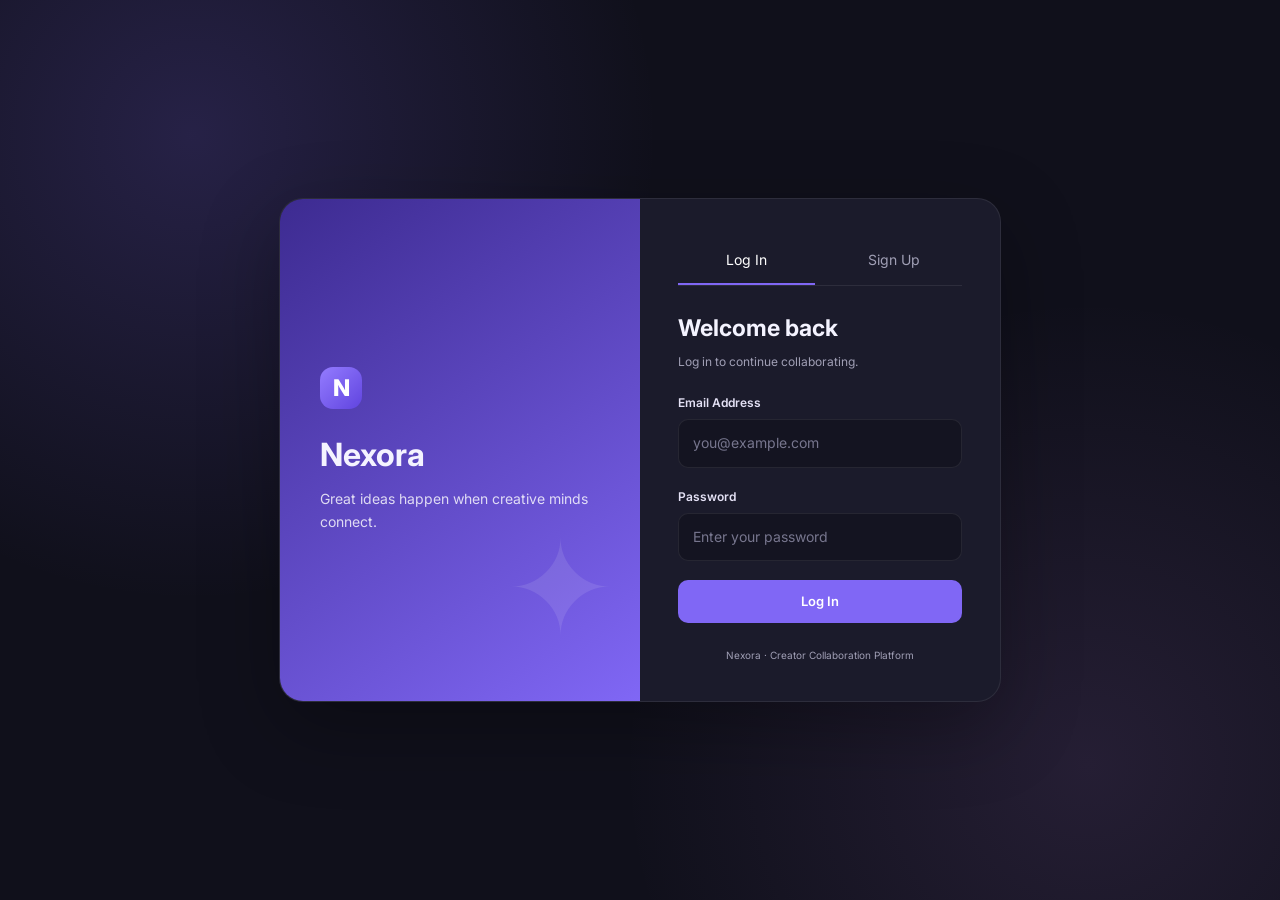
<file: Nexora_combined/index.html>
<!DOCTYPE html>
<html lang="en">
<head>
    <meta charset="UTF-8">
    <meta name="viewport" content="width=device-width, initial-scale=1.0">
    <meta name="theme-color" content="#10101b">
    <title>Nexora | Creator Collaboration Platform</title>
    <link rel="stylesheet" href="style.css">
</head>
<body class="auth-page" data-page="auth">
    <div id="authView">
        <main class="auth-container">
            <section class="auth-brand">
                <div class="brand-icon">N</div>
                <h1>Nexora</h1>
                <p>Great ideas happen when creative minds connect.</p>
                <div class="auth-decoration">✦</div>
            </section>
            <section class="auth-card">
                <div class="auth-tabs">
                    <button class="auth-tab active" id="showLogin" type="button">Log In</button>
                    <button class="auth-tab" id="showSignup" type="button">Sign Up</button>
                </div>
                <form id="loginForm">
                    <h2>Welcome back</h2>
                    <p>Log in to continue collaborating.</p>
                    <div class="form-group">
                        <label for="loginEmail">Email Address</label>
                        <input id="loginEmail" placeholder="you@example.com" required type="email">
                    </div>
                    <div class="form-group">
                        <label for="loginPassword">Password</label>
                        <input id="loginPassword" placeholder="Enter your password" required type="password">
                    </div>
                    <button class="btn btn-primary btn-full" type="submit">Log In</button>
                    <p aria-live="polite" class="auth-message" id="loginMessage"></p>
                </form>
                <form hidden id="signupForm">
                    <h2>Create your account</h2>
                    <p>Join creators and build something amazing.</p>
                    <div class="form-group">
                        <label for="signupName">Full Name</label>
                        <input id="signupName" maxlength="60" placeholder="Your name" required type="text">
                    </div>
                    <div class="form-group">
                        <label for="signupEmail">Email Address</label>
                        <input id="signupEmail" placeholder="you@example.com" required type="email">
                    </div>
                    <div class="form-group">
                        <label for="signupPassword">Password</label>
                        <input id="signupPassword" minlength="6" placeholder="At least 6 characters" required type="password">
                    </div>
                    <button class="btn btn-primary btn-full" type="submit">Create Account</button>
                    <p aria-live="polite" class="auth-message" id="signupMessage"></p>
                </form>
                <p class="auth-note">Nexora · Creator Collaboration Platform</p>
            </section>
        </main>
    </div>

    <div id="appView" hidden>
        <div id="app-shell">
            <aside class="sidebar" id="sidebar"></aside>
            <div class="sidebar-overlay" id="sidebarOverlay"></div>
            <main class="main-content">
                <header class="topbar" id="topbar"></header>
                <div id="spaPages">

                    <!-- DASHBOARD -->
                    <section class="spa-view" data-view="dashboard">
                        <section class="page-content">
                            <div class="page-heading">
                                <div>
                                    <p class="eyebrow">WORKSPACE OVERVIEW</p>
                                    <h1>Dashboard</h1>
                                    <p>Welcome back! Here's what's happening in your workspace.</p>
                                </div>
                                <a class="btn btn-primary" href="#post-project">+ Create Project</a>
                            </div>
                            <div class="stats-grid">
                                <article class="stat-card">
                                    <span class="stat-icon">📁</span>
                                    <p>Total Projects</p>
                                    <h2 id="totalProjects">0</h2>
                                    <small>Your posted projects</small>
                                </article>
                                <article class="stat-card">
                                    <span class="stat-icon">🤝</span>
                                    <p>Collaborations</p>
                                    <h2 id="totalCollaborations">0</h2>
                                    <small>Your active collaborations</small>
                                </article>
                                <article class="stat-card">
                                    <span class="stat-icon">✉️</span>
                                    <p>Messages</p>
                                    <h2 id="totalMessages">0</h2>
                                    <small>Your conversations</small>
                                </article>
                                <article class="stat-card">
                                    <span class="stat-icon">🔔</span>
                                    <p>Notifications</p>
                                    <h2 id="totalNotifications">0</h2>
                                    <small>Updates for you</small>
                                </article>
                            </div>
                            <div class="dashboard-grid">
                                <section class="panel">
                                    <div class="panel-header">
                                        <h2>Recent Activity</h2>
                                        <a href="#notifications">View all</a>
                                    </div>
                                    <div class="activity-list" id="recentActivity">
                                        <p class="empty-state">Your recent activity will appear here.</p>
                                    </div>
                                </section>
                                <section class="panel">
                                    <div class="panel-header">
                                        <h2>Quick Actions</h2>
                                    </div>
                                    <div class="quick-actions">
                                        <a href="#post-project">＋ Post a Project</a>
                                        <a href="#creators">⌕ Discover Creators</a>
                                        <a href="#messages">✉ Open Messages</a>
                                        <a href="#profile">◉ View My Profile</a>
                                    </div>
                                </section>
                            </div>
                        </section>
                    </section>

                    <!-- DISCOVER CREATORS -->
                    <section class="spa-view" data-view="creators" hidden>
                        <section class="page-content">
                            <div class="page-heading">
                                <div>
                                    <p class="eyebrow">BUILD YOUR NETWORK</p>
                                    <h1>Discover Creators</h1>
                                    <p>Find talented people and build your next team.</p>
                                </div>
                            </div>
                            <section class="panel">
                                <div class="search-filter-row">
                                    <input id="creatorSearch" placeholder="Search by name or skill..." type="search">
                                    <select id="creatorSkillFilter">
                                        <option value="">All Skills</option>
                                        <option value="Web Development">Web Development</option>
                                        <option value="UI/UX Design">UI/UX Design</option>
                                        <option value="Graphic Design">Graphic Design</option>
                                        <option value="Video Editing">Video Editing</option>
                                        <option value="Content Writing">Content Writing</option>
                                        <option value="Marketing">Marketing</option>
                                        <option value="Data Science">Data Science</option>
                                    </select>
                                </div>
                            </section>
                            <div class="creator-grid" id="creatorGrid">
                                <p class="empty-state">Creators will appear here.</p>
                            </div>
                        </section>
                    </section>

                    <!-- EXPLORE PROJECTS -->
                    <section class="spa-view" data-view="projects" hidden>
                        <section class="page-content">
                            <div class="page-heading">
                                <div>
                                    <p class="eyebrow">FIND YOUR NEXT OPPORTUNITY</p>
                                    <h1>Explore Projects</h1>
                                    <p>Discover projects and collaborate with creators.</p>
                                </div>
                                <a class="btn btn-primary" href="#post-project">+ Post Project</a>
                            </div>
                            <section class="panel">
                                <div class="search-filter-row">
                                    <input id="projectSearch" placeholder="Search projects..." type="search">
                                    <select id="projectCategoryFilter">
                                        <option value="">All Categories</option>
                                        <option value="Technology">Technology</option>
                                        <option value="Design">Design</option>
                                        <option value="Content">Content</option>
                                        <option value="Business">Business</option>
                                        <option value="Education">Education</option>
                                        <option value="Other">Other</option>
                                    </select>
                                </div>
                            </section>
                            <div class="project-grid" id="projectGrid">
                                <p class="empty-state">Projects will appear here.</p>
                            </div>
                        </section>
                    </section>
                                        <!-- POST A PROJECT -->
                    <section class="spa-view" data-view="post-project" hidden>
                        <section class="page-content">
                            <div class="page-heading">
                                <div>
                                    <p class="eyebrow">START SOMETHING GREAT</p>
                                    <h1>Post a Project</h1>
                                    <p>Share your idea and find the right collaborators.</p>
                                </div>
                            </div>

                            <section class="panel form-panel">
                                <form id="postProjectForm">
                                    <div class="form-group">
                                        <label for="projectTitle">Project Title</label>
                                        <input id="projectTitle" maxlength="80" placeholder="e.g. AI-powered learning platform" required type="text">
                                    </div>

                                    <div class="form-group">
                                        <label for="projectDescription">Project Description</label>
                                        <textarea id="projectDescription" maxlength="1500" placeholder="Describe your idea, goals and what you want to build..." required rows="5"></textarea>
                                    </div>

                                    <div class="form-row">
                                        <div class="form-group">
                                            <label for="projectCategory">Category</label>
                                            <select id="projectCategory" required>
                                                <option value="">Select category</option>
                                                <option>Technology</option>
                                                <option>Design</option>
                                                <option>Content</option>
                                                <option>Business</option>
                                                <option>Education</option>
                                                <option>Other</option>
                                            </select>
                                        </div>

                                        <div class="form-group">
                                            <label for="projectTeamSize">Team Size</label>
                                            <input id="projectTeamSize" max="50" min="1" required type="number" value="2">
                                        </div>
                                    </div>

                                    <div class="form-group">
                                        <label for="projectSkills">Required Skills</label>
                                        <input id="projectSkills" placeholder="HTML, CSS, JavaScript, UI Design" required type="text">
                                        <small>Separate skills with commas.</small>
                                    </div>

                                    <div class="form-group">
                                        <label for="projectDeadline">Expected Deadline</label>
                                        <input id="projectDeadline" type="date">
                                    </div>

                                    <button class="btn btn-primary" type="submit">Publish Project</button>
                                </form>
                            </section>
                        </section>
                    </section>

                    <!-- MY PROJECTS -->
                    <section class="spa-view" data-view="my-projects" hidden>
                        <section class="page-content">
                            <div class="page-heading">
                                <div>
                                    <p class="eyebrow">YOUR WORKSPACE</p>
                                    <h1>My Projects</h1>
                                    <p>Manage your projects and track their progress.</p>
                                </div>
                                <a class="btn btn-primary" href="#post-project">+ New Project</a>
                            </div>

                            <div class="stats-grid">
                                <article class="stat-card">
                                    <p>Total Posted</p>
                                    <h2 id="myProjectCount">0</h2>
                                </article>
                                <article class="stat-card">
                                    <p>Open Projects</p>
                                    <h2 id="openProjectCount">0</h2>
                                </article>
                                <article class="stat-card">
                                    <p>Join Requests</p>
                                    <h2 id="projectRequestCount">0</h2>
                                </article>
                            </div>

                            <section class="panel">
                                <div class="panel-header">
                                    <h2>My Project Listings</h2>
                                </div>
                                <div class="project-grid" id="myProjectsList">
                                    <p class="empty-state">Your posted projects will appear here.</p>
                                </div>
                            </section>
                        </section>
                    </section>

                    <!-- COLLABORATIONS -->
                    <section class="spa-view" data-view="collaborations" hidden>
                        <section class="page-content">
                            <div class="page-heading">
                                <div>
                                    <p class="eyebrow">YOUR CREATIVE NETWORK</p>
                                    <h1>Collaborations</h1>
                                    <p>Build your network, manage invitations and grow together.</p>
                                </div>
                            </div>

                            <div class="collab-overview">
                                <div class="collab-overview-card">
                                    <div class="collab-overview-icon">📥</div>
                                    <div>
                                        <span>Incoming Requests</span>
                                        <h2 id="incomingCount">0</h2>
                                    </div>
                                </div>

                                <div class="collab-overview-card">
                                    <div class="collab-overview-icon">📤</div>
                                    <div>
                                        <span>Sent Requests</span>
                                        <h2 id="sentCount">0</h2>
                                    </div>
                                </div>

                                <div class="collab-overview-card">
                                    <div class="collab-overview-icon">🤝</div>
                                    <div>
                                        <span>Active Teams</span>
                                        <h2 id="activeCount">0</h2>
                                    </div>
                                </div>
                            </div>

                            <section class="panel collab-panel">
                                <div class="panel-header">
                                    <div>
                                        <p class="eyebrow">PEOPLE WANT TO WORK WITH YOU</p>
                                        <h2>Incoming Requests</h2>
                                    </div>
                                    <span class="collab-section-icon">📥</span>
                                </div>
                                <div id="incomingRequests">
                                    <p class="empty-state">Incoming collaboration requests will appear here.</p>
                                </div>
                            </section>

                            <section class="panel collab-panel">
                                <div class="panel-header">
                                    <div>
                                        <p class="eyebrow">YOUR OUTGOING INVITATIONS</p>
                                        <h2>Sent Requests</h2>
                                    </div>
                                    <span class="collab-section-icon">📤</span>
                                </div>
                                <div id="sentRequests">
                                    <p class="empty-state">Requests you send will appear here.</p>
                                </div>
                            </section>

                            <section class="panel collab-panel">
                                <div class="panel-header">
                                    <div>
                                        <p class="eyebrow">LET'S BUILD SOMETHING</p>
                                        <h2>Active Collaborations</h2>
                                    </div>
                                    <span class="collab-section-icon">🤝</span>
                                </div>
                                <div id="activeCollaborations">
                                    <p class="empty-state">Your accepted collaborations will appear here.</p>
                                </div>
                            </section>
                        </section>
                    </section>

                    <!-- MESSAGES -->
                    <section class="spa-view" data-view="messages" hidden>
                        <section class="page-content">
                            <div class="page-heading">
                                <div>
                                    <p class="eyebrow">STAY CONNECTED</p>
                                    <h1>Messages</h1>
                                    <p>Communicate with your collaborators.</p>
                                </div>
                            </div>

                            <section class="panel messages-panel">
                                <div class="conversation-list">
                                    <div class="panel-header">
                                        <h2>Conversations</h2>
                                    </div>
                                    <input id="conversationSearch" placeholder="Search conversations..." type="search">
                                    <div id="conversationList">
                                        <p class="empty-state">Your conversations will appear here.</p>
                                    </div>
                                </div>

                                <div class="chat-area">
                                    <div class="chat-header" id="chatHeader">
                                        <h2>Select a conversation</h2>
                                    </div>
                                    <div class="chat-messages" id="chatMessages">
                                        <p class="empty-state">Choose a conversation to view messages.</p>
                                    </div>
                                    <form class="message-form" id="messageForm">
                                        <input autocomplete="off" disabled id="messageInput" placeholder="Write a message..." type="text">
                                        <button class="btn btn-primary" disabled id="sendMessageButton" type="submit">Send</button>
                                    </form>
                                </div>
                            </section>
                        </section>
                    </section>

                    <!-- NOTIFICATIONS -->
                    <section class="spa-view" data-view="notifications" hidden>
                        <section class="page-content">
                            <div class="page-heading">
                                <div>
                                    <p class="eyebrow">WHAT'S NEW</p>
                                    <h1>Notifications</h1>
                                    <p>Stay updated with your latest activities.</p>
                                </div>
                                <button class="btn btn-secondary" id="markAllRead">Mark All as Read</button>
                            </div>

                            <section class="panel">
                                <div class="panel-header">
                                    <h2>All Notifications</h2>
                                    <span id="unreadCount">0 unread</span>
                                </div>
                                <div id="notificationList">
                                    <p class="empty-state">You're all caught up!</p>
                                </div>
                            </section>
                        </section>
                    </section>

                    <!-- MY PROFILE -->
                    <section class="spa-view" data-view="profile" hidden>
                        <section class="page-content">
                            <div class="page-heading">
                                <div>
                                    <p class="eyebrow">YOUR CREATOR IDENTITY</p>
                                    <h1>My Profile</h1>
                                    <p>Showcase your skills, experience and portfolio.</p>
                                </div>
                                <a class="btn btn-primary" href="#edit-profile">Edit Profile</a>
                            </div>

                            <section class="panel profile-panel">
                                <div class="profile-cover"></div>
                                <div class="profile-main">
                                    <div class="profile-avatar" id="profileAvatar">SG</div>
                                    <div>
                                        <h2 id="profileName">Your Name</h2>
                                        <p id="profileHeadline">Creator on CollabSpace</p>
                                        <p id="profileLocation">Location not added</p>
                                    </div>
                                </div>

                                <div class="profile-details">
                                    <div>
                                        <h3>About Me</h3>
                                        <p id="profileAbout">Add an introduction to tell other creators about yourself.</p>
                                    </div>
                                    <div>
                                        <h3>Skills</h3>
                                        <div class="tag-list" id="profileSkills">
                                            <span class="tag">No skills added</span>
                                        </div>
                                    </div>
                                    <div>
                                        <h3>Portfolio</h3>
                                        <a href="#" id="profilePortfolio" rel="noopener noreferrer" target="_blank">No portfolio link added</a>
                                    </div>
                                    <div>
                                        <h3>Reputation</h3>
                                        <p id="profileRating">No ratings yet</p>
                                    </div>
                                </div>
                            </section>
                        </section>
                    </section>
                                        <!-- EDIT PROFILE -->
                    <section class="spa-view" data-view="edit-profile" hidden>
                        <section class="page-content">
                            <div class="page-heading">
                                <div>
                                    <p class="eyebrow">PERSONALISE YOUR PRESENCE</p>
                                    <h1>Edit Profile</h1>
                                    <p>Keep your creator profile up to date.</p>
                                </div>
                            </div>

                            <section class="panel form-panel">
                                <form id="editProfileForm">
                                    <div class="form-group">
                                        <label for="editName">Full Name</label>
                                        <input id="editName" maxlength="60" required type="text">
                                    </div>

                                    <div class="form-group">
                                        <label for="editHeadline">Professional Headline</label>
                                        <input id="editHeadline" maxlength="100" placeholder="e.g. Frontend Developer and UI Designer" type="text">
                                    </div>

                                    <div class="form-group">
                                        <label for="editLocation">Location</label>
                                        <input id="editLocation" maxlength="100" placeholder="City, Country" type="text">
                                    </div>

                                    <div class="form-group">
                                        <label for="editAbout">About Me</label>
                                        <textarea id="editAbout" maxlength="500" placeholder="Tell people about yourself..." rows="5"></textarea>
                                    </div>

                                    <div class="form-group">
                                        <label for="editSkills">Skills</label>
                                        <input id="editSkills" placeholder="HTML, CSS, JavaScript" type="text">
                                        <small>Separate skills with commas.</small>
                                    </div>

                                    <div class="form-group">
                                        <label for="editPortfolio">Portfolio URL</label>
                                        <input id="editPortfolio" placeholder="https://example.com" type="url">
                                    </div>

                                    <div class="form-group">
                                        <label for="editAvailability">Availability</label>
                                        <select id="editAvailability">
                                            <option value="Available">Available for collaboration</option>
                                            <option value="Busy">Currently busy</option>
                                            <option value="Unavailable">Not available</option>
                                        </select>
                                    </div>

                                    <button class="btn btn-primary" type="submit">Save Changes</button>
                                </form>
                            </section>
                        </section>
                    </section>

                    <!-- SETTINGS -->
                    <section class="spa-view" data-view="settings" hidden>
                        <section class="page-content">
                            <div class="page-heading">
                                <div>
                                    <p class="eyebrow">CONTROL YOUR EXPERIENCE</p>
                                    <h1>Settings</h1>
                                    <p>Manage your account and preferences.</p>
                                </div>
                            </div>

                            <section class="panel">
                                <h2>Account Preferences</h2>

                                <div class="setting-row">
                                    <div>
                                        <h3>Dark Theme</h3>
                                        <p>Use the dark appearance across Nexora.</p>
                                    </div>
                                    <label class="switch">
                                        <input checked id="darkThemeToggle" type="checkbox">
                                        <span class="switch-slider"></span>
                                    </label>
                                </div>

                                <div class="setting-row">
                                    <div>
                                        <h3>Email Notifications</h3>
                                        <p>Prototype preference for account updates.</p>
                                    </div>
                                    <label class="switch">
                                        <input checked id="emailNotificationsToggle" type="checkbox">
                                        <span class="switch-slider"></span>
                                    </label>
                                </div>

                                <div class="setting-row">
                                    <div>
                                        <h3>Message Notifications</h3>
                                        <p>Show updates about new messages.</p>
                                    </div>
                                    <label class="switch">
                                        <input checked id="messageNotificationsToggle" type="checkbox">
                                        <span class="switch-slider"></span>
                                    </label>
                                </div>

                                <button class="btn btn-primary" id="saveSettings" type="button">Save Preferences</button>
                            </section>

                            <section class="panel danger-panel">
                                <h2>Account Actions</h2>
                                <p>Sign out of your current Nexora account.</p>
                                <button class="btn btn-danger" id="logoutButton" type="button">Log Out</button>
                            </section>
                        </section>
                    </section>

                    <!-- MODERATION -->
                    <section class="spa-view" data-view="moderation" hidden>
                        <section class="page-content">
                            <div class="page-heading">
                                <div>
                                    <p class="eyebrow">COMMUNITY SAFETY</p>
                                    <h1>Moderation Centre</h1>
                                    <p>Review reports and maintain a respectful community.</p>
                                </div>
                            </div>

                            <div class="stats-grid">
                                <article class="stat-card">
                                    <p>Total Reports</p>
                                    <h2 id="totalReports">0</h2>
                                </article>

                                <article class="stat-card">
                                    <p>Pending Reports</p>
                                    <h2 id="pendingReports">0</h2>
                                </article>

                                <article class="stat-card">
                                    <p>Resolved Reports</p>
                                    <h2 id="resolvedReports">0</h2>
                                </article>
                            </div>

                            <section class="panel">
                                <div class="panel-header">
                                    <h2>Community Reports</h2>
                                </div>
                                <div id="moderationReports">
                                    <p class="empty-state">No reports to review.</p>
                                </div>
                            </section>
                        </section>
                    </section>

                </div>
            </main>
        </div>
    </div>

    <script src="app.js"></script>
</body>
</html>
</file>
<file: Nexora_combined/style.css>
@import url('https://fonts.googleapis.com/css2?family=Inter:wght@400;500;600;700;800&display=swap');

/* ========================================
   1. GLOBAL SETTINGS
======================================== */

:root {
    --bg: #10101b;
    --sidebar-bg: #171725;
    --card-bg: #1b1b2b;
    --card-hover: #222238;
    --input-bg: #141421;

    --primary: #8067f5;
    --primary-hover: #6c52e8;
    --primary-soft: rgba(128, 103, 245, 0.15);

    --text: #f4f3ff;
    --muted: #a09fb5;
    --border: rgba(255, 255, 255, 0.08);

    --success: #31c48d;
    --warning: #f5b942;
    --danger: #f06475;

    --sidebar-width: 260px;
    --sidebar-collapsed: 82px;

    --radius: 16px;
    --transition: 0.25s ease;
}

* {
    margin: 0;
    padding: 0;
    box-sizing: border-box;
}

html {
    scroll-behavior: smooth;
}

body {
    background: var(--bg);
    color: var(--text);
    font-family: 'Inter', Arial, sans-serif;
    font-size: 14px;
    line-height: 1.6;
    min-height: 100vh;
}

button,
input,
textarea,
select {
    font: inherit;
}

button,
a {
    -webkit-tap-highlight-color: transparent;
}

button {
    cursor: pointer;
}

a {
    color: inherit;
    text-decoration: none;
}

img {
    max-width: 100%;
    display: block;
}

[hidden] {
    display: none !important;
}

/* ========================================
   2. MAIN APPLICATION LAYOUT
======================================== */

.app-layout,
#app-shell {
    min-height: 100vh;
}

.sidebar {
    position: fixed;
    top: 0;
    left: 0;
    width: var(--sidebar-width);
    height: 100vh;
    background: var(--sidebar-bg);
    border-right: 1px solid var(--border);
    display: flex;
    flex-direction: column;
    z-index: 100;
    transition: width var(--transition), transform var(--transition);
    overflow-x: hidden;
    overflow-y: auto;
}

.main-content {
    min-height: 100vh;
    margin-left: var(--sidebar-width);
    transition: margin-left var(--transition);
}

.sidebar.collapsed {
    width: var(--sidebar-collapsed);
}

.sidebar.collapsed ~ .main-content {
    margin-left: var(--sidebar-collapsed);
}

/* ========================================
   3. SIDEBAR BRAND
======================================== */

.sidebar-brand {
    min-height: 82px;
    padding: 18px;
    display: flex;
    align-items: center;
    gap: 12px;
    border-bottom: 1px solid var(--border);
}

.brand-icon {
    width: 42px;
    height: 42px;
    flex-shrink: 0;
    display: grid;
    place-items: center;
    background: linear-gradient(135deg, #947cff, #6044df);
    color: white;
    border-radius: 13px;
    font-size: 23px;
    font-weight: 800;
}

.brand-name {
    font-size: 19px;
    font-weight: 800;
    white-space: nowrap;
    flex: 1;
}

.desktop-collapse {
    border: none;
    color: var(--muted);
    background: transparent;
    font-size: 20px;
    padding: 5px;
    border-radius: 8px;
}

.desktop-collapse:hover {
    color: white;
    background: var(--card-hover);
}

/* ========================================
   4. SIDEBAR NAVIGATION
======================================== */

.sidebar-nav {
    padding: 18px 12px;
    flex: 1;
}

.menu-heading {
    color: #77768e;
    font-size: 10px;
    font-weight: 700;
    letter-spacing: 1.5px;
    padding: 15px 12px 8px;
    text-transform: uppercase;
    white-space: nowrap;
}

.nav-link {
    position: relative;
    display: flex;
    align-items: center;
    gap: 14px;
    min-height: 46px;
    padding: 10px 13px;
    margin: 4px 0;
    color: var(--muted);
    border-radius: 11px;
    transition: var(--transition);
    white-space: nowrap;
}

.nav-link:hover {
    background: var(--card-hover);
    color: white;
}

.nav-link.active {
    background: var(--primary-soft);
    color: #b7aaff;
    font-weight: 600;
}

.nav-link.active::before {
    content: "";
    position: absolute;
    left: 0;
    top: 9px;
    bottom: 9px;
    width: 3px;
    border-radius: 5px;
    background: var(--primary);
}

.nav-icon {
    width: 24px;
    min-width: 24px;
    text-align: center;
    font-size: 18px;
}

.nav-label {
    overflow: hidden;
    text-overflow: ellipsis;
}

.nav-badge {
    margin-left: auto;
    background: var(--primary);
    color: white;
    padding: 2px 7px;
    border-radius: 20px;
    font-size: 10px;
}

/* ========================================
   5. SIDEBAR COLLAPSED STATE
======================================== */

.sidebar.collapsed .sidebar-brand {
    padding: 18px;
    justify-content: center;
}

.sidebar.collapsed .brand-name,
.sidebar.collapsed .menu-heading,
.sidebar.collapsed .nav-label,
.sidebar.collapsed .nav-badge,
.sidebar.collapsed .user-details {
    display: none;
}

.sidebar.collapsed .desktop-collapse {
    position: absolute;
    right: 5px;
    top: 5px;
    font-size: 12px;
}

.sidebar.collapsed .sidebar-brand {
    padding-top: 25px;
}

.sidebar.collapsed .nav-link {
    justify-content: center;
    padding: 10px 0;
}

.sidebar.collapsed .nav-icon {
    font-size: 20px;
}

/* ========================================
   6. SIDEBAR USER PROFILE
======================================== */

.sidebar-user {
    padding: 16px;
    border-top: 1px solid var(--border);
    display: flex;
    align-items: center;
    gap: 11px;
    min-width: 0;
}

.user-avatar,
.profile-avatar,
.topbar-avatar {
    width: 39px;
    height: 39px;
    border-radius: 50%;
    display: grid;
    place-items: center;
    background: linear-gradient(135deg, #947cff, #6044df);
    color: white;
    font-weight: 700;
    flex-shrink: 0;
}

.user-details {
    min-width: 0;
}

.user-details strong {
    display: block;
    font-size: 12px;
}

.user-details span {
    display: block;
    color: var(--muted);
    font-size: 11px;
}

/* ========================================
   7. TOP NAVIGATION
======================================== */

.topbar {
    min-height: 76px;
    padding: 15px 35px;
    display: flex;
    align-items: center;
    justify-content: space-between;
    gap: 20px;
    background: rgba(16, 16, 27, 0.88);
    border-bottom: 1px solid var(--border);
    position: sticky;
    top: 0;
    z-index: 50;
    backdrop-filter: blur(15px);
}

.topbar-left,
.topbar-right {
    display: flex;
    align-items: center;
    gap: 15px;
}

.topbar h2 {
    font-size: 17px;
}

.topbar-search {
    width: 250px;
}

.topbar-icon {
    position: relative;
    border: 1px solid var(--border);
    background: var(--card-bg);
    color: var(--text);
    border-radius: 10px;
    width: 40px;
    height: 40px;
    display: grid;
    place-items: center;
    font-size: 17px;
}

.topbar-icon:hover {
    background: var(--card-hover);
}

.mobile-menu-button {
    display: none;
    border: none;
    color: white;
    background: transparent;
    font-size: 23px;
}

/* ========================================
   8. PAGE CONTENT
======================================== */

.page-content {
    padding: 32px 35px;
    max-width: 1600px;
    margin: auto;
}

.page-heading {
    display: flex;
    justify-content: space-between;
    align-items: center;
    gap: 20px;
    margin-bottom: 28px;
}

.page-heading h1 {
    font-size: 29px;
    font-weight: 800;
    letter-spacing: -0.8px;
    margin: 3px 0 5px;
}

.page-heading p {
    color: var(--muted);
}

.eyebrow {
    color: #a895ff !important;
    font-size: 10px;
    font-weight: 700;
    letter-spacing: 1.8px;
}

/* ========================================
   9. BUTTONS
======================================== */

.btn {
    display: inline-flex;
    align-items: center;
    justify-content: center;
    gap: 8px;
    border: none;
    padding: 11px 18px;
    border-radius: 10px;
    font-weight: 600;
    font-size: 13px;
    transition: var(--transition);
}

.btn-primary {
    color: white;
    background: var(--primary);
}

.btn-primary:hover {
    background: var(--primary-hover);
    transform: translateY(-1px);
}

.btn-secondary {
    color: var(--text);
    background: var(--card-hover);
    border: 1px solid var(--border);
}

.btn-secondary:hover {
    background: #30304a;
}

.btn-danger {
    background: rgba(240, 100, 117, 0.15);
    color: var(--danger);
    border: 1px solid rgba(240, 100, 117, 0.25);
}

.btn-danger:hover {
    background: rgba(240, 100, 117, 0.25);
}

.btn-full {
    width: 100%;
}

/* ========================================
   10. DASHBOARD STATISTICS
======================================== */

.stats-grid {
    display: grid;
    grid-template-columns: repeat(4, minmax(0, 1fr));
    gap: 18px;
    margin-bottom: 25px;
}

.stat-card {
    background: var(--card-bg);
    border: 1px solid var(--border);
    border-radius: var(--radius);
    padding: 22px;
    transition: var(--transition);
}

.stat-card:hover {
    transform: translateY(-3px);
    border-color: rgba(128, 103, 245, 0.4);
}

.stat-card p {
    color: var(--muted);
    font-size: 12px;
    margin: 8px 0;
}

.stat-card h2 {
    font-size: 29px;
    font-weight: 800;
}

.stat-card small {
    color: var(--muted);
    font-size: 11px;
}

.stat-icon {
    display: inline-grid;
    place-items: center;
    width: 39px;
    height: 39px;
    background: var(--primary-soft);
    border-radius: 11px;
    font-size: 18px;
}

/* ========================================
   11. PANELS AND DASHBOARD GRID
======================================== */

.dashboard-grid {
    display: grid;
    grid-template-columns: 1.4fr 1fr;
    gap: 20px;
}

.panel {
    background: var(--card-bg);
    border: 1px solid var(--border);
    border-radius: var(--radius);
    padding: 23px;
    margin-bottom: 22px;
}

.panel-header {
    display: flex;
    align-items: center;
    justify-content: space-between;
    gap: 15px;
    margin-bottom: 18px;
}

.panel-header h2,
.panel > h2 {
    font-size: 16px;
    font-weight: 700;
}

.panel-header a {
    color: #a895ff;
    font-size: 12px;
}

.panel-header span {
    color: var(--muted);
    font-size: 12px;
}

.empty-state {
    color: var(--muted);
    text-align: center;
    padding: 28px 15px;
    font-size: 13px;
}

/* ========================================
   12. ACTIVITY AND QUICK ACTIONS
======================================== */

.activity-list {
    display: flex;
    flex-direction: column;
}

.activity-item {
    display: flex;
    align-items: center;
    gap: 13px;
    padding: 14px 0;
    border-bottom: 1px solid var(--border);
}

.activity-item:last-child {
    border-bottom: none;
}

.activity-icon {
    width: 38px;
    height: 38px;
    display: grid;
    place-items: center;
    background: var(--primary-soft);
    border-radius: 11px;
    flex-shrink: 0;
}

.activity-item p {
    font-size: 12px;
}

.activity-item small {
    color: var(--muted);
    font-size: 10px;
}

.quick-actions {
    display: grid;
    gap: 10px;
}

.quick-actions a {
    background: var(--input-bg);
    border: 1px solid var(--border);
    padding: 13px;
    border-radius: 10px;
    color: var(--text);
    font-size: 12px;
    transition: var(--transition);
}

.quick-actions a:hover {
    border-color: var(--primary);
    background: var(--primary-soft);
}

/* ========================================
   13. FORMS AND INPUTS
======================================== */

.form-panel {
    max-width: 850px;
}

.form-group {
    display: flex;
    flex-direction: column;
    gap: 7px;
    margin-bottom: 19px;
}

.form-group label {
    color: #e4e1f5;
    font-size: 12px;
    font-weight: 600;
}

.form-group small {
    color: var(--muted);
    font-size: 11px;
}

input,
textarea,
select {
    width: 100%;
    color: var(--text);
    background: var(--input-bg);
    border: 1px solid var(--border);
    border-radius: 10px;
    padding: 12px 14px;
    outline: none;
    transition: var(--transition);
}

input::placeholder,
textarea::placeholder {
    color: #77768e;
}

input:focus,
textarea:focus,
select:focus {
    border-color: var(--primary);
    box-shadow: 0 0 0 3px rgba(128, 103, 245, 0.12);
}

select option {
    background: var(--card-bg);
    color: white;
}

textarea {
    resize: vertical;
    min-height: 100px;
}

.form-row {
    display: grid;
    grid-template-columns: 1fr 1fr;
    gap: 16px;
}

.search-filter-row {
    display: grid;
    grid-template-columns: 2fr 1fr;
    gap: 13px;
}

/* ========================================
   14. CREATOR AND PROJECT GRIDS
======================================== */

.creator-grid,
.project-grid {
    display: grid;
    grid-template-columns: repeat(3, minmax(0, 1fr));
    gap: 18px;
}

.creator-card,
.project-card {
    background: var(--card-bg);
    border: 1px solid var(--border);
    border-radius: var(--radius);
    padding: 20px;
    transition: var(--transition);
    min-width: 0;
}

.creator-card:hover,
.project-card:hover {
    transform: translateY(-3px);
    border-color: rgba(128, 103, 245, 0.5);
}

.creator-card h3,
.project-card h3 {
    font-size: 16px;
    margin: 12px 0 5px;
}

.creator-card p,
.project-card p {
    color: var(--muted);
    font-size: 12px;
    margin: 7px 0;
}

.creator-card .creator-avatar {
    width: 55px;
    height: 55px;
    border-radius: 50%;
    background: var(--primary-soft);
    display: grid;
    place-items: center;
    font-size: 20px;
    font-weight: 700;
}

.card-actions {
    display: flex;
    gap: 8px;
    flex-wrap: wrap;
    margin-top: 15px;
}

/* ========================================
   15. TAGS AND STATUS LABELS
======================================== */

.tag-list {
    display: flex;
    flex-wrap: wrap;
    gap: 8px;
    margin: 10px 0;
}

.tag {
    display: inline-flex;
    background: var(--primary-soft);
    color: #c0b4ff;
    padding: 5px 10px;
    border-radius: 20px;
    font-size: 10px;
    font-weight: 600;
}

.status {
    display: inline-block;
    padding: 5px 10px;
    border-radius: 20px;
    font-size: 10px;
    font-weight: 600;
}

.status-open {
    color: var(--success);
    background: rgba(49, 196, 141, 0.12);
}

.status-pending {
    color: var(--warning);
    background: rgba(245, 185, 66, 0.12);
}

.status-closed {
    color: var(--danger);
    background: rgba(240, 100, 117, 0.12);
}

/* ========================================
   16. PROFILE PAGE
======================================== */

.profile-panel {
    padding: 0;
    overflow: hidden;
}

.profile-cover {
    height: 155px;
    background: linear-gradient(120deg, #4937a6, #8067f5, #bd83e8);
}

.profile-main {
    padding: 0 26px 22px;
    display: flex;
    align-items: center;
    gap: 18px;
    margin-top: -34px;
}

.profile-avatar {
    width: 85px;
    height: 85px;
    font-size: 25px;
    border: 5px solid var(--card-bg);
}

.profile-main h2 {
    font-size: 21px;
    margin-top: 22px;
}

.profile-main p {
    color: var(--muted);
    font-size: 12px;
}

.profile-details {
    padding: 10px 26px 28px;
    display: grid;
    gap: 22px;
}

.profile-details h3 {
    font-size: 14px;
    margin-bottom: 7px;
}

.profile-details p,
.profile-details a {
    color: var(--muted);
    font-size: 12px;
}

.profile-details a {
    color: #a895ff;
}

/* ========================================
   17. MESSAGING PAGE
======================================== */

.messages-panel {
    display: grid;
    grid-template-columns: 280px minmax(0, 1fr);
    gap: 20px;
    min-height: 530px;
}

.conversation-list {
    border-right: 1px solid var(--border);
    padding-right: 18px;
    min-width: 0;
}

.conversation-list input {
    margin-bottom: 15px;
}

.conversation-item {
    padding: 12px;
    border-radius: 10px;
    display: flex;
    gap: 10px;
    align-items: center;
    cursor: pointer;
    transition: var(--transition);
}

.conversation-item:hover,
.conversation-item.active {
    background: var(--primary-soft);
}

.conversation-item h4 {
    font-size: 12px;
}

.conversation-item p {
    font-size: 10px;
    color: var(--muted);
}

.chat-area {
    display: flex;
    flex-direction: column;
    min-width: 0;
}

.chat-header {
    padding: 8px 0 15px;
    border-bottom: 1px solid var(--border);
}

.chat-header h2 {
    font-size: 15px;
}

.chat-messages {
    flex: 1;
    min-height: 300px;
    padding: 18px 0;
    display: flex;
    flex-direction: column;
    gap: 12px;
    overflow-y: auto;
}

.message-bubble {
    max-width: 75%;
    width: fit-content;
    padding: 11px 14px;
    border-radius: 13px;
    background: var(--card-hover);
    font-size: 12px;
}

.message-bubble.sent {
    align-self: flex-end;
    background: var(--primary);
    color: white;
}

.message-form {
    display: flex;
    gap: 10px;
    padding-top: 14px;
    border-top: 1px solid var(--border);
}

.message-form input {
    flex: 1;
    min-width: 0;
}

/* ========================================
   18. NOTIFICATIONS AND REQUESTS
======================================== */

.notification-item,
.request-item,
.report-item {
    display: flex;
    justify-content: space-between;
    align-items: center;
    gap: 15px;
    padding: 15px 0;
    border-bottom: 1px solid var(--border);
}

.notification-item:last-child,
.request-item:last-child,
.report-item:last-child {
    border-bottom: none;
}

.notification-item.unread {
    background: rgba(128, 103, 245, 0.07);
    padding-left: 12px;
    border-radius: 8px;
}

.notification-item p,
.request-item p,
.report-item p {
    font-size: 12px;
}

.notification-item small,
.request-item small,
.report-item small {
    color: var(--muted);
    font-size: 10px;
}

.request-actions {
    display: flex;
    gap: 8px;
    flex-wrap: wrap;
}

/* ========================================
   19. SETTINGS
======================================== */

.setting-row {
    display: flex;
    align-items: center;
    justify-content: space-between;
    gap: 20px;
    padding: 19px 0;
    border-bottom: 1px solid var(--border);
}

.setting-row h3 {
    font-size: 13px;
}

.setting-row p {
    color: var(--muted);
    font-size: 11px;
}

.switch {
    position: relative;
    display: inline-block;
    width: 44px;
    height: 24px;
    flex-shrink: 0;
}

.switch input {
    opacity: 0;
    width: 0;
    height: 0;
}

.switch-slider {
    position: absolute;
    inset: 0;
    background: #44445a;
    border-radius: 30px;
    transition: var(--transition);
    cursor: pointer;
}

.switch-slider::before {
    content: "";
    position: absolute;
    height: 18px;
    width: 18px;
    left: 3px;
    bottom: 3px;
    border-radius: 50%;
    background: white;
    transition: var(--transition);
}

.switch input:checked + .switch-slider {
    background: var(--primary);
}

.switch input:checked + .switch-slider::before {
    transform: translateX(20px);
}

.danger-panel {
    border-color: rgba(240, 100, 117, 0.25);
}

.danger-panel p {
    color: var(--muted);
    margin: 8px 0 16px;
    font-size: 12px;
}

/* ========================================
   20. AUTHENTICATION PAGE
======================================== */

.auth-page {
    min-height: 100vh;
    display: grid;
    place-items: center;
    padding: 25px;
    background:
        radial-gradient(circle at 15% 15%, rgba(128, 103, 245, 0.2), transparent 35%),
        radial-gradient(circle at 85% 85%, rgba(189, 131, 232, 0.12), transparent 35%),
        var(--bg);
}

.auth-container {
    width: min(950px, 100%);
    display: grid;
    grid-template-columns: 1fr 1fr;
    background: var(--card-bg);
    border: 1px solid var(--border);
    border-radius: 24px;
    overflow: hidden;
    box-shadow: 0 25px 80px rgba(0, 0, 0, 0.3);
}

.auth-brand {
    padding: 55px 40px;
    background: linear-gradient(145deg, #3d2b91, #8067f5);
    display: flex;
    flex-direction: column;
    justify-content: center;
    position: relative;
    overflow: hidden;
}

.auth-brand h1 {
    font-size: 32px;
    margin: 20px 0 8px;
}

.auth-brand p {
    color: rgba(255, 255, 255, 0.8);
    max-width: 280px;
}

.auth-decoration {
    position: absolute;
    right: 25px;
    bottom: 10px;
    font-size: 130px;
    color: rgba(255, 255, 255, 0.1);
}

.auth-card {
    padding: 38px;
}

.auth-card h2 {
    font-size: 23px;
    margin: 24px 0 5px;
}

.auth-card > form > p {
    color: var(--muted);
    font-size: 12px;
    margin-bottom: 22px;
}

.auth-tabs {
    display: flex;
    gap: 10px;
    border-bottom: 1px solid var(--border);
}

.auth-tab {
    flex: 1;
    padding: 12px;
    background: transparent;
    color: var(--muted);
    border: none;
    border-bottom: 2px solid transparent;
}

.auth-tab.active {
    color: white;
    border-color: var(--primary);
}

.auth-message {
    margin-top: 12px;
    font-size: 12px;
    color: var(--warning);
}

.auth-note {
    margin-top: 24px;
    color: var(--muted);
    text-align: center;
    font-size: 10px;
}

/* ========================================
   21. MODERATION AND TABLES
======================================== */

.table-wrapper {
    width: 100%;
    overflow-x: auto;
}

table {
    width: 100%;
    border-collapse: collapse;
    min-width: 550px;
}

th,
td {
    text-align: left;
    padding: 14px;
    border-bottom: 1px solid var(--border);
    font-size: 12px;
}

th {
    color: var(--muted);
    font-weight: 600;
}

td {
    color: var(--text);
}

/* ========================================
   22. OVERLAY AND TOAST
======================================== */

.sidebar-overlay {
    display: none;
}

.toast {
    position: fixed;
    bottom: 25px;
    right: 25px;
    z-index: 500;
    background: #29283d;
    color: white;
    border: 1px solid var(--border);
    border-left: 4px solid var(--primary);
    border-radius: 10px;
    padding: 13px 18px;
    box-shadow: 0 10px 35px rgba(0, 0, 0, 0.3);
    max-width: 320px;
    animation: toastIn 0.25s ease;
}

@keyframes toastIn {
    from {
        opacity: 0;
        transform: translateY(10px);
    }
    to {
        opacity: 1;
        transform: translateY(0);
    }
}

/* ========================================
   23. RESPONSIVE TABLET
======================================== */

@media (max-width: 1100px) {
    .stats-grid {
        grid-template-columns: repeat(2, minmax(0, 1fr));
    }

    .creator-grid,
    .project-grid {
        grid-template-columns: repeat(2, minmax(0, 1fr));
    }

    .page-content {
        padding: 26px 22px;
    }

    .topbar {
        padding: 14px 22px;
    }
}

/* ========================================
   24. RESPONSIVE MOBILE
======================================== */

@media (max-width: 768px) {
    .sidebar {
        width: var(--sidebar-width);
        transform: translateX(-100%);
    }

    .sidebar.mobile-open {
        transform: translateX(0);
    }

    .sidebar.collapsed {
        width: var(--sidebar-width);
    }

    .sidebar.collapsed .brand-name,
    .sidebar.collapsed .menu-heading,
    .sidebar.collapsed .nav-label,
    .sidebar.collapsed .nav-badge,
    .sidebar.collapsed .user-details {
        display: initial;
    }

    .sidebar.collapsed .sidebar-brand {
        justify-content: flex-start;
    }

    .sidebar.collapsed .nav-link {
        justify-content: flex-start;
        padding: 10px 13px;
    }

    .main-content,
    .sidebar.collapsed ~ .main-content {
        margin-left: 0;
    }

    .desktop-collapse {
        display: none;
    }

    .mobile-menu-button {
        display: block;
    }

    .sidebar-overlay.visible {
        display: block;
        position: fixed;
        inset: 0;
        background: rgba(0, 0, 0, 0.6);
        z-index: 90;
    }

    .topbar {
        min-height: 65px;
        padding: 12px 17px;
    }

    .page-content {
        padding: 23px 17px;
    }

    .page-heading {
        align-items: flex-start;
        flex-direction: column;
    }

    .page-heading h1 {
        font-size: 24px;
    }

    .dashboard-grid {
        grid-template-columns: 1fr;
    }

    .messages-panel {
        grid-template-columns: 1fr;
    }

    .conversation-list {
        border-right: none;
        border-bottom: 1px solid var(--border);
        padding: 0 0 16px;
    }

    .auth-container {
        grid-template-columns: 1fr;
    }

    .auth-brand {
        padding: 30px;
    }

    .auth-brand h1 {
        font-size: 25px;
    }

    .auth-decoration {
        font-size: 75px;
    }
}

@media (max-width: 520px) {
    .stats-grid {
        grid-template-columns: 1fr 1fr;
        gap: 10px;
    }

    .stat-card {
        padding: 15px;
    }

    .stat-card h2 {
        font-size: 23px;
    }

    .creator-grid,
    .project-grid {
        grid-template-columns: 1fr;
    }

    .form-row,
    .search-filter-row {
        grid-template-columns: 1fr;
    }

    .panel {
        padding: 17px;
    }

    .auth-card {
        padding: 25px 20px;
    }

    .auth-brand {
        padding: 25px 20px;
    }

    .notification-item,
    .request-item,
    .report-item {
        align-items: flex-start;
        flex-direction: column;
    }

    .profile-main {
        padding-left: 17px;
        padding-right: 17px;
    }

    .profile-details {
        padding-left: 17px;
        padding-right: 17px;
    }
}

/* Navigation refinements */

.topbar-avatar {
    width: 39px;
    height: 39px;
    border-radius: 50%;
    display: grid;
    place-items: center;
    background: linear-gradient(135deg, #947cff, #6044df);
    color: white;
    font-size: 12px;
    font-weight: 700;
}


.sidebar.collapsed .sidebar-brand {
    position: relative;
}

.sidebar.collapsed .desktop-collapse {
    display: grid;
    position: absolute;
    top: 4px;
    right: 4px;
    width: 24px;
    height: 24px;
    place-items: center;
    font-size: 12px;
    z-index: 5;
}

@media (min-width: 769px) {
    .sidebar.collapsed .sidebar-brand {
        justify-content: center;
        padding: 18px 5px;
    }

    .sidebar.collapsed .brand-name {
        display: none;
    }
}

/* ==========================================
   NEXORA PROJECT MARKETPLACE UPGRADE
========================================== */

.nexora-project-card {
    position: relative;
    display: flex;
    flex-direction: column;
    gap: 15px;
    transition: transform 0.25s ease, border-color 0.25s ease;
}

.nexora-project-card:hover {
    transform: translateY(-5px);
    border-color: var(--primary);
}

.project-card-top {
    display: flex;
    align-items: center;
    justify-content: space-between;
    gap: 10px;
    flex-wrap: wrap;
}

.project-category-badge {
    display: inline-flex;
    padding: 6px 11px;
    border-radius: 20px;
    background: rgba(128, 103, 245, 0.15);
    color: #b7a8ff;
    font-size: 12px;
    font-weight: 600;
}

.project-description {
    color: var(--text-secondary);
    line-height: 1.65;
    min-height: 65px;
}

.project-owner {
    display: flex;
    align-items: center;
    gap: 11px;
    padding: 12px;
    border-radius: 12px;
    background: rgba(255, 255, 255, 0.035);
}

.project-owner-avatar {
    width: 39px;
    height: 39px;
    display: grid;
    place-items: center;
    flex-shrink: 0;
    border-radius: 50%;
    background: linear-gradient(135deg, #8067f5, #bd68e8);
    color: white;
    font-weight: 700;
}

.project-owner strong,
.project-owner small {
    display: block;
}

.project-owner small {
    margin-top: 3px;
    color: var(--text-secondary);
    font-size: 11px;
}

.project-skills-section > small,
.project-info-grid small {
    display: block;
    margin-bottom: 9px;
    color: var(--text-secondary);
    font-size: 10px;
    letter-spacing: 1px;
    font-weight: 700;
}

.project-info-grid {
    display: grid;
    grid-template-columns: repeat(2, minmax(0, 1fr));
    gap: 14px;
    padding: 14px 0;
    border-top: 1px solid rgba(255, 255, 255, 0.07);
    border-bottom: 1px solid rgba(255, 255, 255, 0.07);
}

.project-info-grid strong {
    display: block;
    font-size: 12px;
    font-weight: 600;
}

.project-match {
    padding: 12px;
    border-radius: 11px;
    background: rgba(128, 103, 245, 0.08);
}

.project-match-heading {
    display: flex;
    justify-content: space-between;
    margin-bottom: 9px;
}

.project-match-heading small {
    color: var(--text-secondary);
}

.project-match-heading strong {
    color: #a995ff;
}

.project-match-track {
    height: 7px;
    overflow: hidden;
    border-radius: 10px;
    background: rgba(255, 255, 255, 0.1);
}

.project-match-fill {
    height: 100%;
    border-radius: 10px;
    background: linear-gradient(90deg, #8067f5, #bd68e8);
}

.nexora-project-card .card-actions {
    margin-top: auto;
    padding-top: 5px;
}

.nexora-project-card .card-actions button {
    width: 100%;
}

.nexora-project-card .card-actions button:disabled {
    opacity: 0.6;
    cursor: not-allowed;
}

@media (max-width: 600px) {
    .project-info-grid {
        grid-template-columns: 1fr 1fr;
    }

    .project-description {
        min-height: auto;
    }
}

/* ==========================================
   NEXORA CREATOR DISCOVERY UPGRADE
========================================== */

.nexora-creator-card {
    display: flex;
    flex-direction: column;
    gap: 13px;
    transition: transform 0.25s ease, border-color 0.25s ease;
}

.nexora-creator-card:hover {
    transform: translateY(-5px);
    border-color: var(--primary);
}

.creator-card-top {
    display: flex;
    justify-content: space-between;
    align-items: center;
    gap: 12px;
}

.nexora-creator-avatar {
    width: 58px;
    height: 58px;
    font-size: 19px;
    background: linear-gradient(135deg, #8067f5, #bd68e8);
    box-shadow: 0 5px 20px rgba(128, 103, 245, 0.2);
}

.nexora-creator-card h3 {
    margin-bottom: -7px;
}

.creator-headline {
    color: #b7a8ff;
    font-weight: 600;
}

.creator-location {
    color: var(--text-secondary);
    font-size: 13px;
}

.creator-about {
    color: var(--text-secondary);
    font-size: 13px;
    line-height: 1.65;
    min-height: 60px;
}

.creator-skills-section > small {
    display: block;
    margin-bottom: 9px;
    color: var(--text-secondary);
    font-size: 10px;
    font-weight: 700;
    letter-spacing: 1px;
}

.creator-match-box {
    padding: 12px;
    border-radius: 11px;
    background: rgba(128, 103, 245, 0.08);
}

.creator-match-heading {
    display: flex;
    justify-content: space-between;
    margin-bottom: 9px;
    font-size: 12px;
}

.creator-match-heading span {
    color: var(--text-secondary);
}

.creator-match-heading strong {
    color: #b7a8ff;
}

.nexora-creator-card .card-actions {
    margin-top: auto;
}

.nexora-creator-card .card-actions button {
    flex: 1;
}

.nexora-creator-card button:disabled {
    opacity: 0.65;
    cursor: not-allowed;
}

@media (max-width: 600px) {
    .creator-about {
        min-height: auto;
    }
}

/* ==========================================
   NEXORA PREMIUM CREATOR PROFILE MODAL
========================================== */

.nexora-profile-overlay {
    position: fixed;
    inset: 0;
    z-index: 9999;
    display: flex;
    align-items: center;
    justify-content: center;
    padding: 22px;
    background: rgba(5, 5, 15, 0.82);
    backdrop-filter: blur(12px);
    overflow-y: auto;
    animation: nexoraOverlayIn 0.25s ease;
}

.nexora-profile-modal {
    position: relative;
    width: 100%;
    max-width: 700px;
    max-height: 92vh;
    overflow-y: auto;
    border: 1px solid rgba(160, 140, 255, 0.25);
    border-radius: 24px;
    background: #171727;
    box-shadow: 0 25px 90px rgba(0, 0, 0, 0.55);
    animation: nexoraModalIn 0.3s ease;
}

.nexora-modal-close {
    position: absolute;
    z-index: 5;
    top: 17px;
    right: 17px;
    width: 39px;
    height: 39px;
    border: 1px solid rgba(255,255,255,0.2);
    border-radius: 50%;
    background: rgba(15,15,30,0.7);
    color: white;
    font-size: 17px;
    cursor: pointer;
    transition: 0.2s;
}

.nexora-modal-close:hover {
    background: #8067f5;
    transform: rotate(90deg);
}

.nexora-profile-cover {
    position: relative;
    height: 155px;
    overflow: hidden;
    background: linear-gradient(120deg, #38246f, #8067f5, #bd68e8);
}

.nexora-profile-cover::before,
.nexora-profile-cover::after {
    content: "";
    position: absolute;
    width: 230px;
    height: 230px;
    border: 1px solid rgba(255,255,255,0.17);
    border-radius: 50%;
}

.nexora-profile-cover::before {
    top: -130px;
    right: 12%;
}

.nexora-profile-cover::after {
    bottom: -170px;
    right: 35%;
    width: 300px;
    height: 300px;
}

.nexora-profile-cover-glow {
    position: absolute;
    inset: 0;
    background: radial-gradient(
        circle at 80% 30%,
        rgba(255,255,255,0.25),
        transparent 35%
    );
}

.nexora-profile-cover-label {
    position: absolute;
    left: 25px;
    bottom: 20px;
    color: rgba(255,255,255,0.8);
    font-size: 10px;
    font-weight: 800;
    letter-spacing: 3px;
}

.nexora-profile-content {
    padding: 0 30px 30px;
}

.nexora-profile-identity {
    position: relative;
    display: flex;
    align-items: center;
    gap: 17px;
    flex-wrap: wrap;
    margin-top: -48px;
}

.nexora-profile-avatar {
    width: 100px;
    height: 100px;
    display: grid;
    place-items: center;
    flex-shrink: 0;
    border: 5px solid #171727;
    border-radius: 27px;
    background: linear-gradient(135deg, #8067f5, #bd68e8);
    color: white;
    font-size: 31px;
    font-weight: 800;
    box-shadow: 0 8px 28px rgba(128,103,245,0.3);
}

.nexora-profile-identity-info {
    flex: 1;
    min-width: 170px;
    padding-top: 48px;
}

.nexora-profile-identity-info h2 {
    margin: 0 0 5px;
    font-size: 23px;
    color: #fff;
}

.nexora-profile-identity-info p {
    margin: 0 0 7px;
    color: #b7a8ff;
    font-size: 13px;
    font-weight: 600;
}

.nexora-profile-location {
    color: #aaa9bd;
    font-size: 12px;
}

.nexora-profile-availability {
    margin-top: 48px;
    padding: 7px 12px;
    border-radius: 20px;
    background: rgba(255,180,80,0.12);
    color: #ffc078;
    font-size: 11px;
    font-weight: 700;
}

.nexora-profile-availability.available {
    background: rgba(50,210,140,0.12);
    color: #55dfa5;
}

.nexora-profile-stats {
    display: grid;
    grid-template-columns: repeat(3, 1fr);
    gap: 12px;
    margin: 25px 0;
}

.nexora-profile-stat {
    padding: 17px 10px;
    border: 1px solid rgba(255,255,255,0.07);
    border-radius: 15px;
    background: rgba(255,255,255,0.035);
    text-align: center;
}

.nexora-profile-stat strong,
.nexora-profile-stat span {
    display: block;
}

.nexora-profile-stat strong {
    margin-bottom: 5px;
    color: #c1b3ff;
    font-size: 21px;
}

.nexora-profile-stat span {
    color: #aaa9bd;
    font-size: 11px;
}

.nexora-profile-section {
    margin-top: 23px;
}

.nexora-profile-section h3 {
    margin: 0 0 12px;
    color: #fff;
    font-size: 15px;
}

.nexora-profile-section h3 span {
    margin-right: 7px;
    color: #a995ff;
}

.nexora-profile-section > p {
    color: #b6b5c7;
    font-size: 13px;
    line-height: 1.8;
}

.nexora-profile-skills {
    display: flex;
    flex-wrap: wrap;
    gap: 9px;
}

.nexora-profile-skills span {
    padding: 8px 13px;
    border: 1px solid rgba(128,103,245,0.25);
    border-radius: 20px;
    background: rgba(128,103,245,0.12);
    color: #c7bbff;
    font-size: 12px;
    font-weight: 600;
}

.nexora-profile-skills p {
    color: #aaa9bd;
    font-size: 13px;
}

.nexora-profile-match-heading {
    display: flex;
    justify-content: space-between;
    margin-bottom: 10px;
    color: #aaa9bd;
    font-size: 12px;
}

.nexora-profile-match-heading strong {
    color: #b7a8ff;
}

.nexora-profile-match-track {
    height: 9px;
    overflow: hidden;
    border-radius: 20px;
    background: rgba(255,255,255,0.1);
}

.nexora-profile-match-track div {
    height: 100%;
    border-radius: 20px;
    background: linear-gradient(90deg, #8067f5, #bd68e8);
    transition: width 0.5s ease;
}

.nexora-portfolio-link {
    display: inline-flex;
    align-items: center;
    gap: 9px;
    padding: 10px 15px;
    border: 1px solid rgba(128,103,245,0.3);
    border-radius: 10px;
    color: #c1b3ff;
    background: rgba(128,103,245,0.1);
    text-decoration: none;
    font-size: 13px;
    font-weight: 600;
    transition: 0.2s;
}

.nexora-portfolio-link:hover {
    background: rgba(128,103,245,0.23);
    transform: translateY(-2px);
}

.nexora-profile-actions {
    display: flex;
    gap: 12px;
    margin-top: 30px;
}

.nexora-profile-connect,
.nexora-profile-close-btn {
    flex: 1;
    min-height: 46px;
    padding: 11px 16px;
    border: none;
    border-radius: 11px;
    cursor: pointer;
    font-size: 13px;
    font-weight: 700;
    transition: 0.2s;
}

.nexora-profile-connect {
    background: linear-gradient(100deg, #8067f5, #a56bea);
    color: white;
}

.nexora-profile-connect:hover {
    transform: translateY(-2px);
    box-shadow: 0 7px 22px rgba(128,103,245,0.3);
}

.nexora-profile-connect:disabled {
    opacity: 0.6;
    cursor: not-allowed;
    transform: none;
}

.nexora-profile-close-btn {
    border: 1px solid rgba(255,255,255,0.13);
    background: rgba(255,255,255,0.05);
    color: #ddd;
}

.nexora-profile-close-btn:hover {
    background: rgba(255,255,255,0.1);
}

@keyframes nexoraOverlayIn {
    from { opacity: 0; }
    to { opacity: 1; }
}

@keyframes nexoraModalIn {
    from {
        opacity: 0;
        transform: translateY(20px) scale(0.97);
    }
    to {
        opacity: 1;
        transform: translateY(0) scale(1);
    }
}

@media (max-width: 600px) {
    .nexora-profile-overlay {
        padding: 10px;
        align-items: flex-start;
    }

    .nexora-profile-modal {
        max-height: 96vh;
        margin: auto 0;
        border-radius: 18px;
    }

    .nexora-profile-content {
        padding: 0 18px 22px;
    }

    .nexora-profile-identity {
        gap: 10px;
    }

    .nexora-profile-avatar {
        width: 78px;
        height: 78px;
        border-radius: 21px;
        font-size: 25px;
    }

    .nexora-profile-identity-info {
        padding-top: 45px;
    }

    .nexora-profile-identity-info h2 {
        font-size: 19px;
    }

    .nexora-profile-availability {
        margin-top: 0;
    }

    .nexora-profile-actions {
        flex-direction: column;
    }
}

/* =========================================
   NEXORA - COLLABORATIONS PAGE
========================================= */

.collab-overview {
    display: grid;
    grid-template-columns: repeat(3, minmax(0, 1fr));
    gap: 18px;
    margin-bottom: 24px;
}

.collab-overview-card {
    display: flex;
    align-items: center;
    gap: 16px;
    padding: 22px;
    border: 1px solid rgba(255,255,255,0.07);
    border-radius: 17px;
    background: linear-gradient(135deg, #202039, #191927);
    transition: 0.25s ease;
}

.collab-overview-card:hover {
    transform: translateY(-4px);
    border-color: rgba(128,103,245,0.5);
}

.collab-overview-icon {
    width: 48px;
    height: 48px;
    display: grid;
    place-items: center;
    border-radius: 14px;
    background: rgba(128,103,245,0.15);
    font-size: 23px;
}

.collab-overview-card span {
    color: var(--muted, #aaa);
    font-size: 13px;
}

.collab-overview-card h2 {
    margin: 5px 0 0;
    font-size: 26px;
}

.collab-panel {
    margin-bottom: 22px;
}

.collab-panel .panel-header {
    align-items: center;
}

.collab-panel .panel-header h2 {
    margin-bottom: 5px;
}

.collab-section-icon {
    width: 42px;
    height: 42px;
    display: grid;
    place-items: center;
    border-radius: 13px;
    background: rgba(128,103,245,0.13);
    font-size: 20px;
}

@media (max-width: 700px) {
    .collab-overview {
        grid-template-columns: 1fr;
        gap: 12px;
    }

    .collab-overview-card {
        padding: 17px;
    }
}
</file>
